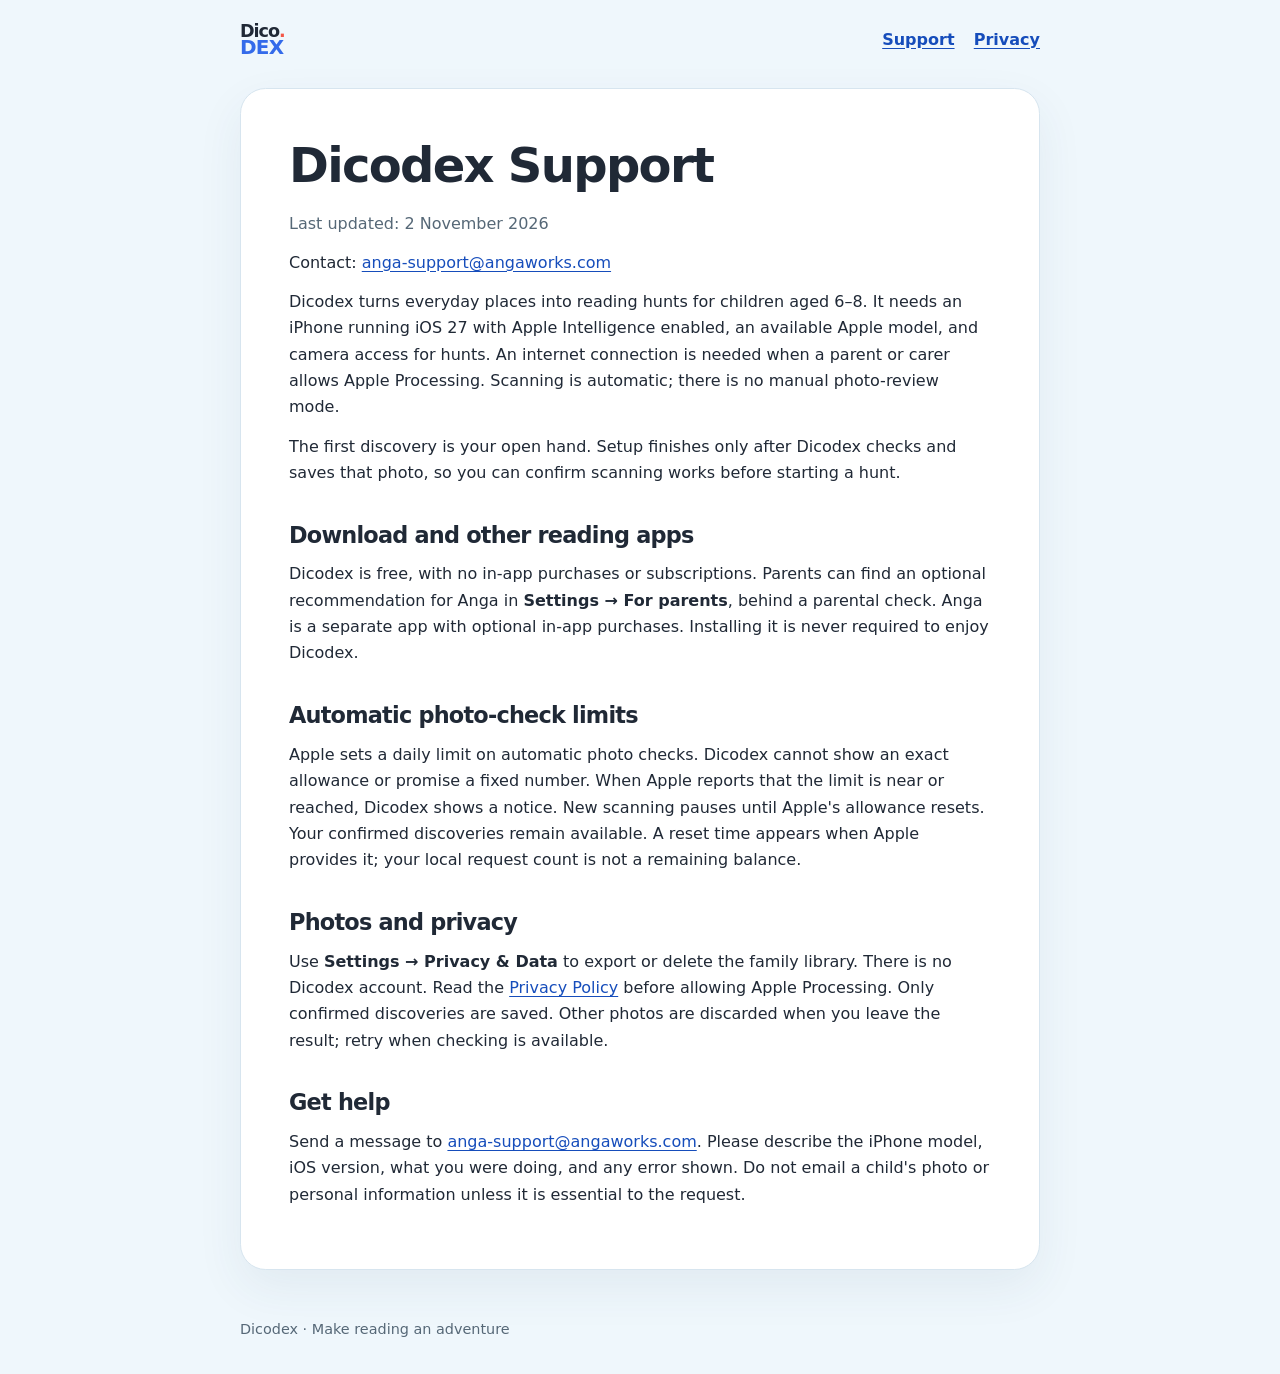
<file: index.html>
<!doctype html>
<html lang="en-GB">
<head>
  <meta charset="utf-8">
  <meta name="viewport" content="width=device-width, initial-scale=1">
  <meta name="color-scheme" content="light">
  <meta name="description" content="Support for Dicodex, the children's reading hunt.">
  
  <title>Support · Dicodex</title>
  <link rel="stylesheet" href="site.css">
  <link rel="icon" type="image/png" href="icon.png">
</head>
<body>
  <a class="skip" href="#main">Skip to content</a>
  
  <header class="header">
    <a class="brand" href="./" aria-label="Dicodex support home"><span>Dico<span class="dot">.</span></span><strong>DEX</strong></a>
    <nav aria-label="Pages"><a href="./">Support</a><a href="privacy/">Privacy</a></nav>
  </header>
  <main id="main" class="paper"><h1 id="dicodex-support">Dicodex Support</h1>
<p>Last updated: 2 November 2026</p>
<p>Contact: <a
href="mailto:anga-support@angaworks.com"><span>anga-support@angaworks.com</span></a></p>
<p>Dicodex turns everyday places into reading hunts for children aged
6–8. It needs an iPhone running iOS 27 with Apple Intelligence enabled,
an available Apple model, and camera access for hunts. An internet
connection is needed when a parent or carer allows Apple Processing.
Scanning is automatic; there is no manual photo-review mode.</p>
<p>The first discovery is your open hand. Setup finishes only after
Dicodex checks and saves that photo, so you can confirm scanning works
before starting a hunt.</p>
<h2 id="download-and-other-reading-apps">Download and other reading
apps</h2>
<p>Dicodex is free, with no in-app purchases or subscriptions. Parents
can find an optional recommendation for Anga in <strong>Settings → For
parents</strong>, behind a parental check. Anga is a separate app with
optional in-app purchases. Installing it is never required to enjoy
Dicodex.</p>
<h2 id="automatic-photo-check-limits">Automatic photo-check limits</h2>
<p>Apple sets a daily limit on automatic photo checks. Dicodex cannot
show an exact allowance or promise a fixed number. When Apple reports
that the limit is near or reached, Dicodex shows a notice. New scanning
pauses until Apple's allowance resets. Your confirmed discoveries remain
available. A reset time appears when Apple provides it; your local
request count is not a remaining balance.</p>
<h2 id="photos-and-privacy">Photos and privacy</h2>
<p>Use <strong>Settings → Privacy &amp; Data</strong> to export or
delete the family library. There is no Dicodex account. Read the <a
href="privacy/">Privacy Policy</a> before allowing Apple Processing.
Only confirmed discoveries are saved. Other photos are discarded when
you leave the result; retry when checking is available.</p>
<h2 id="get-help">Get help</h2>
<p>Send a message to <a
href="mailto:anga-support@angaworks.com"><span>anga-support@angaworks.com</span></a>.
Please describe the iPhone model, iOS version, what you were doing, and
any error shown. Do not email a child's photo or personal information
unless it is essential to the request.</p>
</main>
  <footer>Dicodex · Make reading an adventure</footer>
</body>
</html>
</file>
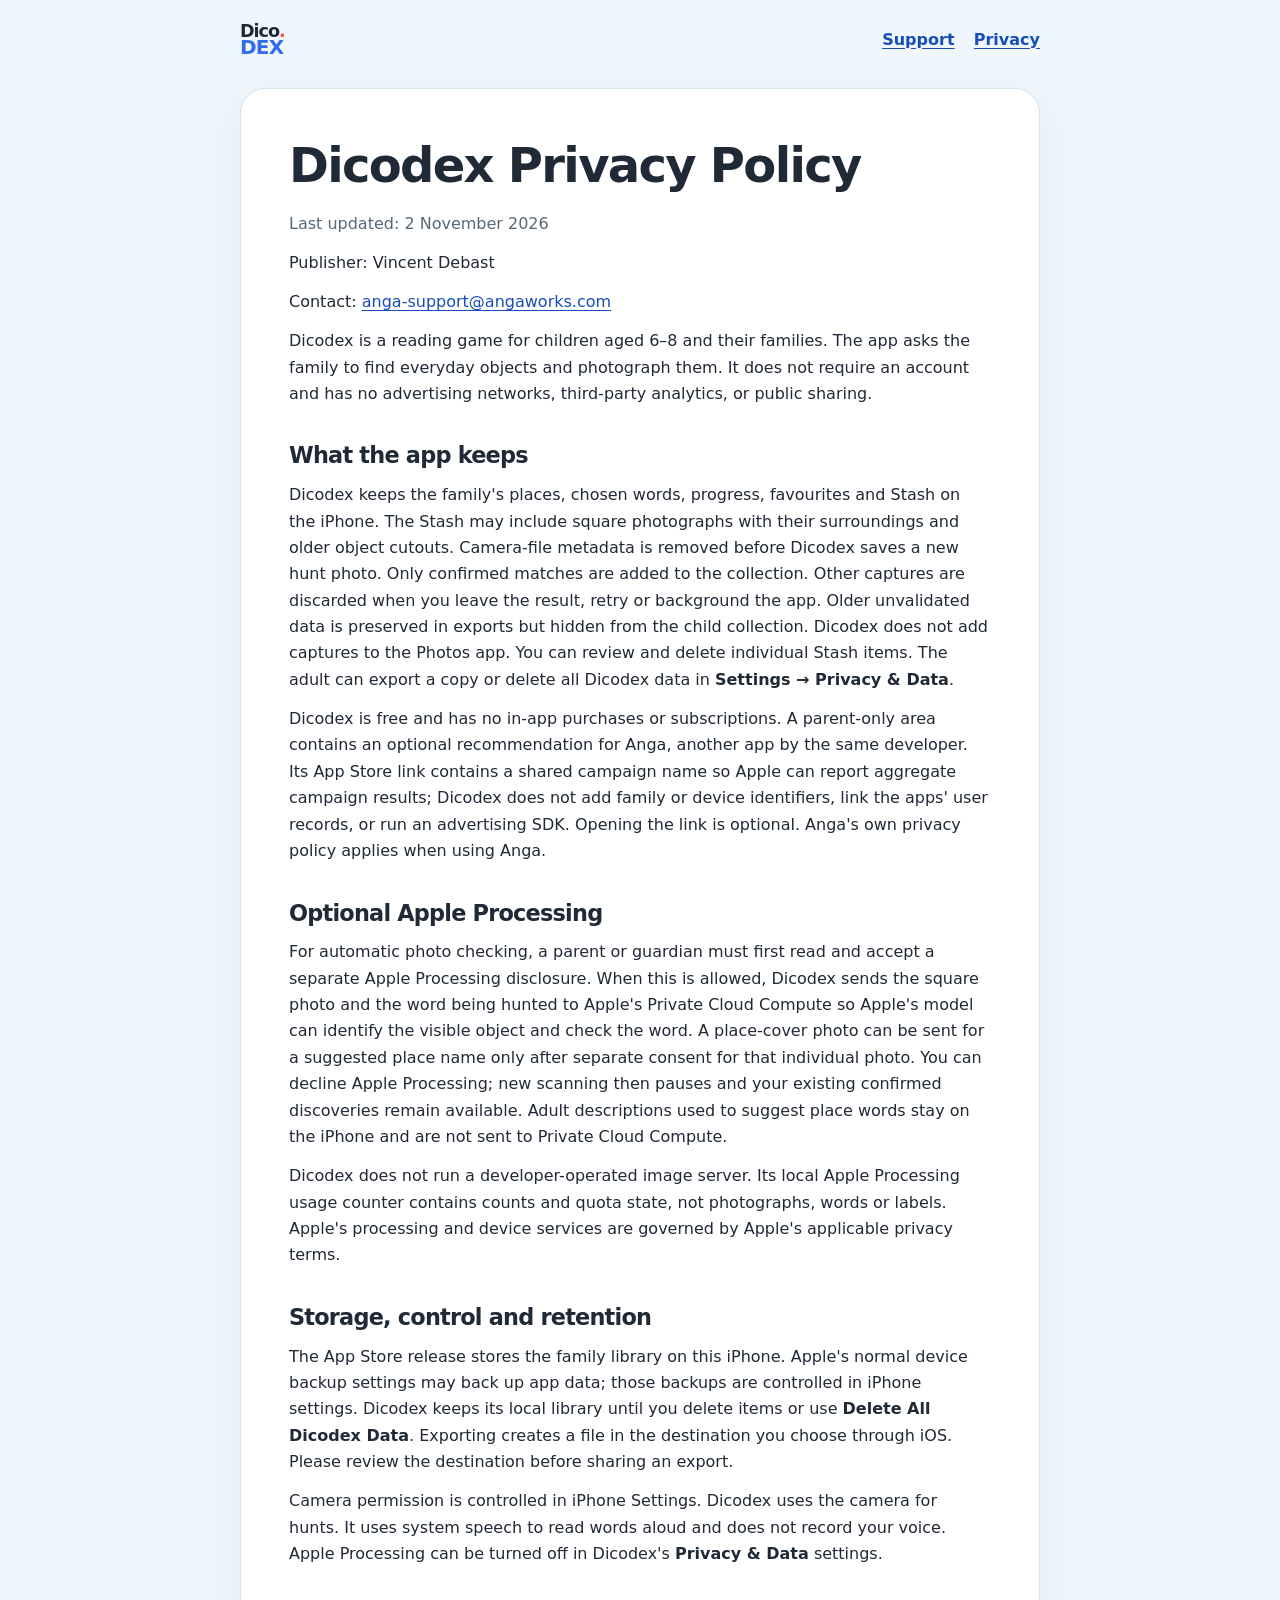
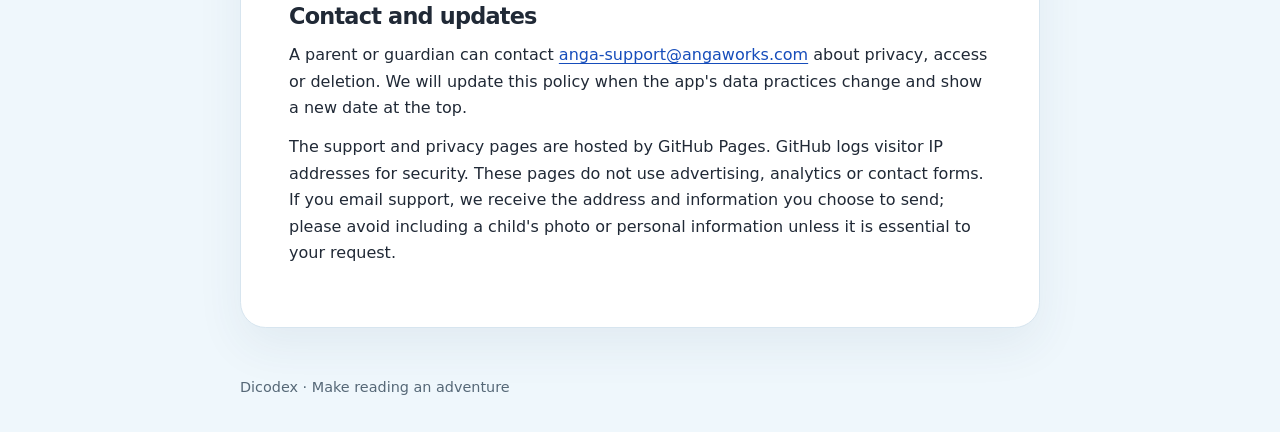
<file: privacy/index.html>
<!doctype html>
<html lang="en-GB">
<head>
  <meta charset="utf-8">
  <meta name="viewport" content="width=device-width, initial-scale=1">
  <meta name="color-scheme" content="light">
  <meta name="description" content="Privacy Policy for Dicodex, the children's reading hunt.">
  
  <title>Privacy Policy · Dicodex</title>
  <link rel="stylesheet" href="../site.css">
  <link rel="icon" type="image/png" href="../icon.png">
</head>
<body>
  <a class="skip" href="#main">Skip to content</a>
  
  <header class="header">
    <a class="brand" href="../" aria-label="Dicodex support home"><span>Dico<span class="dot">.</span></span><strong>DEX</strong></a>
    <nav aria-label="Pages"><a href="../">Support</a><a href="./">Privacy</a></nav>
  </header>
  <main id="main" class="paper"><h1 id="dicodex-privacy-policy">Dicodex Privacy Policy</h1>
<p>Last updated: 2 November 2026</p>
<p>Publisher: Vincent Debast</p>
<p>Contact: <a
href="mailto:anga-support@angaworks.com"><span>anga-support@angaworks.com</span></a></p>
<p>Dicodex is a reading game for children aged 6–8 and their families.
The app asks the family to find everyday objects and photograph them. It
does not require an account and has no advertising networks, third-party
analytics, or public sharing.</p>
<h2 id="what-the-app-keeps">What the app keeps</h2>
<p>Dicodex keeps the family's places, chosen words, progress, favourites
and Stash on the iPhone. The Stash may include square photographs with
their surroundings and older object cutouts. Camera-file metadata is
removed before Dicodex saves a new hunt photo. Only confirmed matches
are added to the collection. Other captures are discarded when you leave
the result, retry or background the app. Older unvalidated data is
preserved in exports but hidden from the child collection. Dicodex does
not add captures to the Photos app. You can review and delete individual
Stash items. The adult can export a copy or delete all Dicodex data in
<strong>Settings → Privacy &amp; Data</strong>.</p>
<p>Dicodex is free and has no in-app purchases or subscriptions. A
parent-only area contains an optional recommendation for Anga, another
app by the same developer. Its App Store link contains a shared campaign
name so Apple can report aggregate campaign results; Dicodex does not
add family or device identifiers, link the apps' user records, or run an
advertising SDK. Opening the link is optional. Anga's own privacy policy
applies when using Anga.</p>
<h2 id="optional-apple-processing">Optional Apple Processing</h2>
<p>For automatic photo checking, a parent or guardian must first read
and accept a separate Apple Processing disclosure. When this is allowed,
Dicodex sends the square photo and the word being hunted to Apple's
Private Cloud Compute so Apple's model can identify the visible object
and check the word. A place-cover photo can be sent for a suggested
place name only after separate consent for that individual photo. You
can decline Apple Processing; new scanning then pauses and your existing
confirmed discoveries remain available. Adult descriptions used to
suggest place words stay on the iPhone and are not sent to Private Cloud
Compute.</p>
<p>Dicodex does not run a developer-operated image server. Its local
Apple Processing usage counter contains counts and quota state, not
photographs, words or labels. Apple's processing and device services are
governed by Apple's applicable privacy terms.</p>
<h2 id="storage-control-and-retention">Storage, control and
retention</h2>
<p>The App Store release stores the family library on this iPhone.
Apple's normal device backup settings may back up app data; those
backups are controlled in iPhone settings. Dicodex keeps its local
library until you delete items or use <strong>Delete All Dicodex
Data</strong>. Exporting creates a file in the destination you choose
through iOS. Please review the destination before sharing an export.</p>
<p>Camera permission is controlled in iPhone Settings. Dicodex uses the
camera for hunts. It uses system speech to read words aloud and does not
record your voice. Apple Processing can be turned off in Dicodex's
<strong>Privacy &amp; Data</strong> settings.</p>
<h2 id="contact-and-updates">Contact and updates</h2>
<p>A parent or guardian can contact <a
href="mailto:anga-support@angaworks.com"><span>anga-support@angaworks.com</span></a>
about privacy, access or deletion. We will update this policy when the
app's data practices change and show a new date at the top.</p>
<p>The support and privacy pages are hosted by GitHub Pages. GitHub logs
visitor IP addresses for security. These pages do not use advertising,
analytics or contact forms. If you email support, we receive the address
and information you choose to send; please avoid including a child's
photo or personal information unless it is essential to your
request.</p>
</main>
  <footer>Dicodex · Make reading an adventure</footer>
</body>
</html>
</file>
<file: site.css>
:root {
  color-scheme: light;
  --paper: #eff7fc;
  --ink: #202936;
  --cobalt: #346bea;
  --coral: #f35646;
  --outline: #7a95a7;
}

* { box-sizing: border-box; }

html { scroll-behavior: smooth; }

body {
  margin: 0;
  background: var(--paper);
  color: var(--ink);
  font: 1rem/1.65 system-ui, -apple-system, BlinkMacSystemFont, "Segoe UI", sans-serif;
}

a { color: #164dbb; text-underline-offset: .18em; }
a:hover { color: #0b358a; }
a:focus-visible { outline: 3px solid var(--coral); outline-offset: 4px; border-radius: 3px; }

.skip { position: absolute; left: -100vw; top: .5rem; z-index: 10; background: white; padding: .5rem 1rem; }
.skip:focus { left: .5rem; }
.draft { background: #ffe8a3; padding: .45rem 1rem; text-align: center; font-weight: 750; font-size: .8rem; letter-spacing: .04em; }

.header {
  max-width: 53rem;
  margin: 0 auto;
  padding: 1.5rem 1.5rem 0;
  display: flex;
  align-items: center;
  justify-content: space-between;
  gap: 1rem;
}

.brand { color: var(--ink); font-size: 1.1rem; line-height: .85; font-weight: 900; letter-spacing: -.06em; text-decoration: none; display: flex; flex-direction: column; }
.brand strong { color: var(--cobalt); font-size: 1.25rem; letter-spacing: -.04em; }
.brand .dot { color: var(--coral); }
.header nav { display: flex; gap: 1.2rem; font-weight: 700; }

.paper {
  max-width: 50rem;
  margin: 2rem auto 3rem;
  padding: clamp(1.5rem, 5vw, 3rem);
  background: white;
  border: 1px solid #d7e5ef;
  border-radius: 1.6rem;
  box-shadow: 0 18px 48px #27476112;
}

h1, h2 { line-height: 1.2; letter-spacing: -.035em; }
h1 { margin: 0 0 1rem; font-size: clamp(2rem, 6vw, 3rem); }
h2 { margin: 2.2rem 0 .7rem; font-size: 1.4rem; }
p { margin: .8rem 0; max-width: 70ch; }
strong { font-weight: 750; }
.paper > p:first-of-type { color: #566877; }
footer { max-width: 53rem; margin: 0 auto 2rem; padding: 0 1.5rem; color: #566877; font-size: .9rem; }

@media (max-width: 40rem) {
  .header { padding-top: 1rem; }
  .paper { margin: 1.25rem .75rem 2rem; border-radius: 1.2rem; }
}

@media (prefers-reduced-motion: reduce) {
  html { scroll-behavior: auto; }
}
</file>
